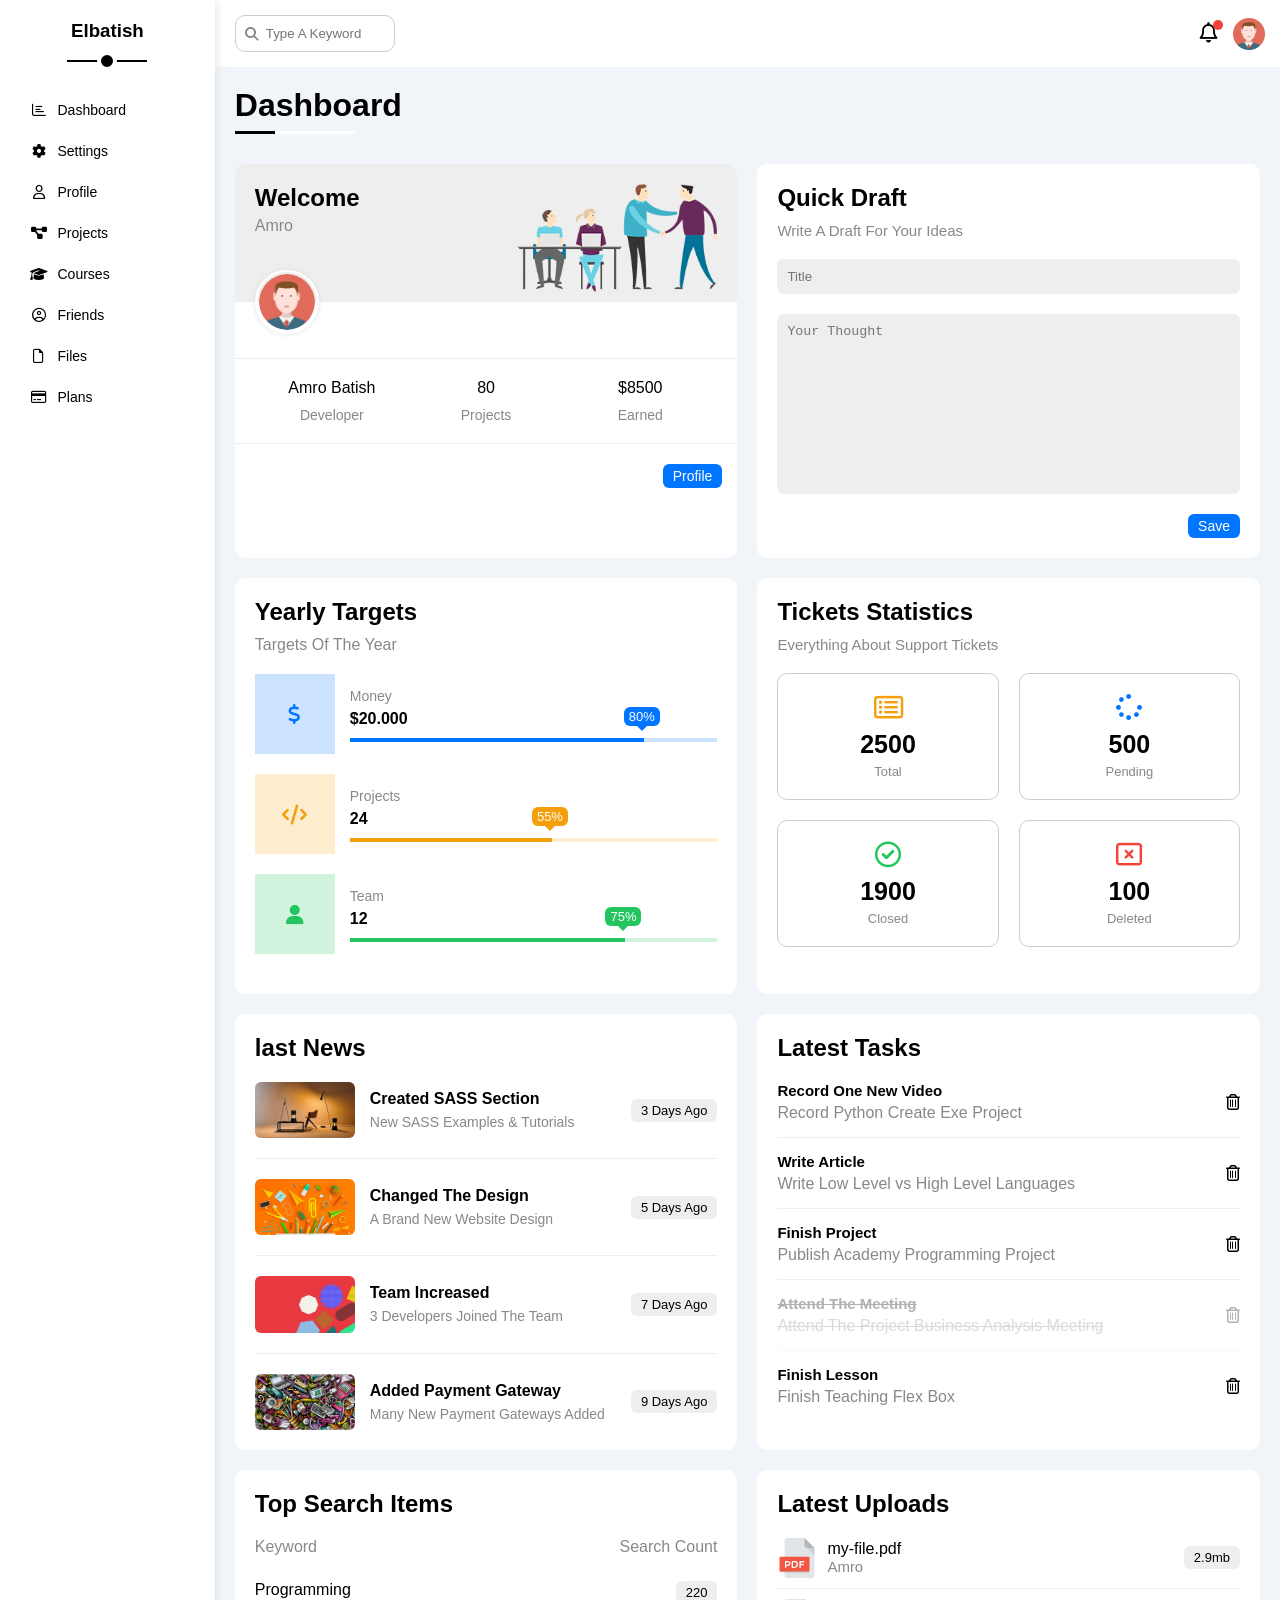
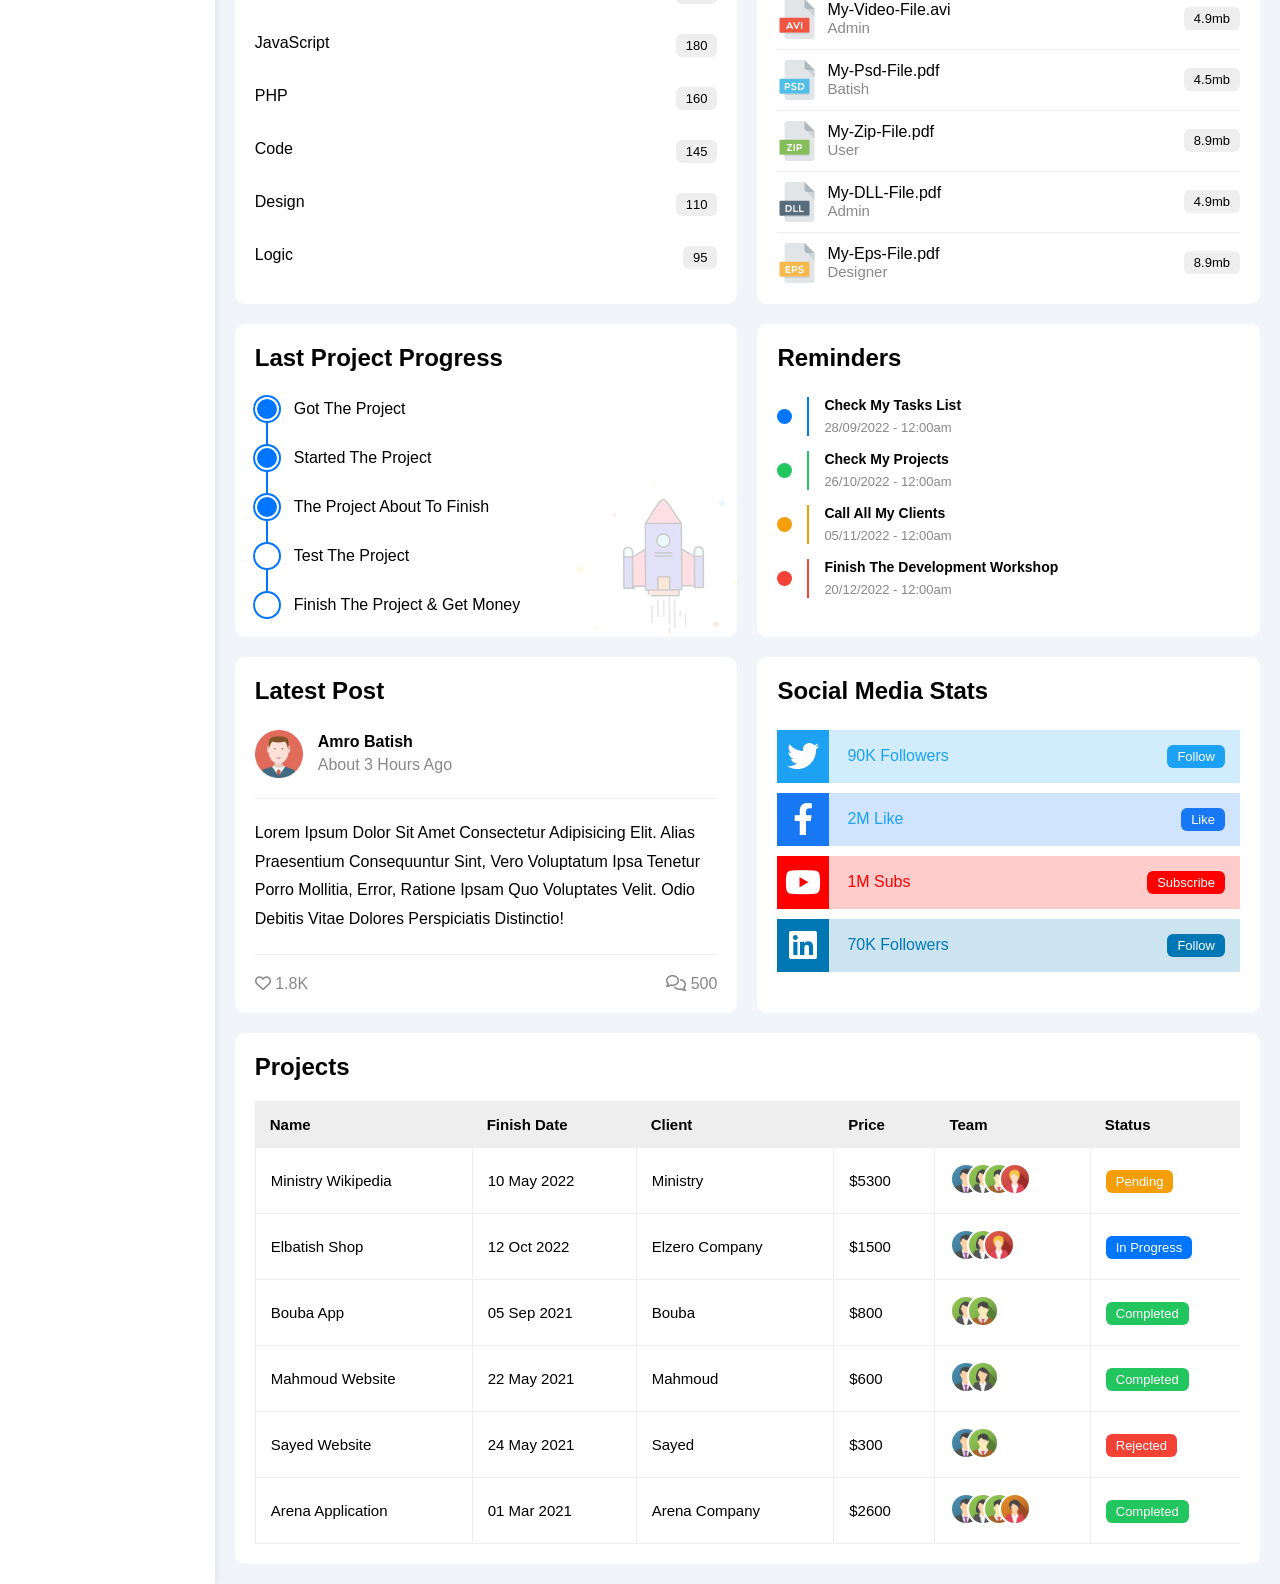
<file: index.html>
<!DOCTYPE html>
<html lang="en">
<head>
    <meta charset="UTF-8">
    <meta http-equiv="X-UA-Compatible" content="IE=edge">
    <meta name="viewport" content="width=device-width, initial-scale=1.0">
    <title>Dashboard</title>
    <!-- رابط Font Awesome من CDN -->
    <link rel="stylesheet" href="https://cdnjs.cloudflare.com/ajax/libs/font-awesome/6.0.0-beta3/css/all.min.css">
    <link rel="stylesheet" href="CSS/all.min.css">
    <link rel="stylesheet" href="CSS/framework.css">
    <link rel="stylesheet" href="CSS/master.css">
        <!-- Font Awesome -->
             
        
        <!-- google fonts -->
        <link rel="preconnect" href="https://fonts.googleapis.com">
    <link rel="preconnect" href="https://fonts.gstatic.com" crossorigin>
    <link href="https://fonts.googleapis.com/css2?family=Cairo:wght@200..1000&display=swap" rel="stylesheet">
</head>
<body>
  <div class="page d-flex">
    <div class="sidebar bg-white p-20 p-relative">
      <h3 class="p-relative txt-c mt-0">Elbatish</h3>
      <ul>
        <li>
          <a class="active d-flex align-center fs-14 c-black rad-6 p-10" href="index.html">
            <i class="fa-regular fa-chart-bar fa-fw"></i>
            <span>Dashboard</span>
          </a>
        </li>
        <li>
          <a class="d-flex align-center fs-14 c-black rad-6 p-10" href="settings.html">
            <i class="fa-solid fa-gear fa-fw"></i>
            <span>Settings</span>
          </a>
        </li>
        <li>
          <a class="d-flex align-center fs-14 c-black rad-6 p-10" href="profile.html">
            <i class="fa-regular fa-user fa-fw"></i>
            <span>Profile</span>
          </a>
        </li>
        <li>
          <a class="d-flex align-center fs-14 c-black rad-6 p-10" href="projects.html">
            <i class="fa-solid fa-diagram-project fa-fw"></i>
            <span>Projects</span>
          </a>
        </li>
        <li>
          <a class="d-flex align-center fs-14 c-black rad-6 p-10" href="courses.html">
            <i class="fa-solid fa-graduation-cap fa-fw"></i>
            <span>Courses</span>
          </a>
        </li>
        <li>
          <a class="d-flex align-center fs-14 c-black rad-6 p-10" href="friends.html">
            <i class="fa-regular fa-circle-user fa-fw"></i>
            <span>Friends</span>
          </a>
        </li>
        <li>
          <a class="d-flex align-center fs-14 c-black rad-6 p-10" href="files.html">
            <i class="fa-regular fa-file fa-fw"></i>
            <span>Files</span>
          </a>
        </li>
        <li>
          <a class="d-flex align-center fs-14 c-black rad-6 p-10" href="plans.html">
            <i class="fa-regular fa-credit-card fa-fw"></i>
            <span>Plans</span>
          </a>
        </li>
      </ul>
    </div>
    <div class="content w-full">
      <!-- Start Head -->
      <div class="head bg-white p-15 between-flex">
        <div class="search p-relative">
          <input class="p-10" type="search" placeholder="Type A Keyword" />
        </div>
        <div class="icons d-flex align-center">
          <span class="notification p-relative">
            <i class="fa-regular fa-bell fa-lg"></i>
          </span>
          <img src="imgs/avatar.png" alt="" />
        </div>
      </div>
      <!-- End Head -->
      <h1 class="p-relative">Dashboard</h1>
      <div class="wrapper d-grid gap-20">
        <!-- Start Welcome Widget -->
        <div class="welcome bg-white rad-10 txt-c-mobile block-mobile">
          <div class="intro p-20 d-flex space-between bg-eee">
            <div>
              <h2 class="m-0">Welcome</h2>
              <p class="c-grey mt-5">Amro</p>
            </div>
            <img class="hide-mobile" src="imgs/welcome.png" alt="" />
          </div>
          <img src="imgs/avatar.png" alt="" class="avatar" />
          <div class="body txt-c d-flex p-20 mt-20 mb-20 block-mobile">
            <div>Amro Batish <span class="d-block c-grey fs-14 mt-10">Developer</span></div>
            <div>80 <span class="d-block c-grey fs-14 mt-10">Projects</span></div>
            <div>$8500 <span class="d-block c-grey fs-14 mt-10">Earned</span></div>
          </div>
          <a href="profile.html" class="visit d-block fs-14 bg-blue c-white w-fit btn-shape">Profile</a>
        </div>
        <!-- End Welcome Widget -->
        <!-- Start Quick Draft Widget -->
        <div class="quick-draft p-20 bg-white rad-10">
          <h2 class="mt-0 mb-10">Quick Draft</h2>
          <p class="mt-0 mb-20 c-grey fs-15">Write A Draft For Your Ideas</p>
          <form>
            <input class="d-block mb-20 w-full p-10 b-none bg-eee rad-6" type="text" placeholder="Title" />
            <textarea class="d-block mb-20 w-full p-10 b-none bg-eee rad-6" placeholder="Your Thought"></textarea>
            <input class="save d-block fs-14 bg-blue c-white b-none w-fit btn-shape" type="submit" value="Save" />
          </form>
        </div>
               <!-- enf Quick Draft width  -->
                <!-- Strat Target  -->
                 <div class="target p-20 bg-white rad-10">
                  <h2 class="mt-0 mb-10">Yearly Targets</h2>
                  <p class="mt-0 mb-20 c-grey fa-15">Targets Of The Year</p>
                  <div class="target-row mb-20 blue center-flex">
                    <div class="icon center-flex">
                      <i class="fa-solid fa-dollar-sign fa-lg c-blue"></i>
                    </div>
                    <div class="details">
                      <span class="fs-14 c-grey">Money</span>
                      <span class="d-block mt-5 mb-10 fw-bold">$20.000</span>
                      <div class="progress p-relative">
                        <span class="bg-blue blue" style="width: 80%">
                          <span class="bg-blue">80%</span>
                        </span>
                      </div>
                    </div>
                  </div>
                  <div class="target-row mb-20 center-flex orange">
                    <div class="icon center-flex">
                      <i class="fa-solid fa-code fa-lg c-orange"></i>
                    </div>
                    <div class="details">
                      <span class="fs-14 c-grey">Projects</span>
                      <span class="d-block mt-5 mb-10 fw-bold">24</span>
                      <div class="progress p-relative">
                        <span class="bg-orange orange" style="width: 55%">
                          <span class="bg-orange">55%</span>
                        </span>
                      </div>
                    </div>
                  </div>
                  <div class="target-row mb-20 center-flex green">
                    <div class="icon center-flex">
                      <i class="fa-solid fa-user fa-lg c-green"></i>
                    </div>
                    <div class="details">
                      <span class="fs-14 c-grey">Team</span>
                      <span class="d-block mt-5 mb-10 fw-bold">12</span>
                      <div class="progress p-relative">
                        <span class="bg-green green" style="width: 75%">
                          <span class="bg-green">75%</span>
                        </span>
                      </div>
                    </div>
                  </div>
                 </div>
                <!-- end Target  -->
                 <!-- Start Ticket Widget  -->
                  <div class="tickets p-20 bg-white rad-10">
                    <h2 class="mt-0 mb-10">Tickets Statistics</h2>
                    <p class="mt-0 mb-20 c-grey fs-15">Everything About Support Tickets</p>
                    <div class="d-flex txt-c gap-20 f-wrap">
                      <div class="box p-20 rad-10 fs-13 c-grey">
                        <i class="fa-regular fa-rectangle-list fa-2x mb-10 c-orange"></i>
                        <span class="d-block c-black fw-bold fs-25 mb-5">2500</span>
                        Total
                      </div>
                      <div class="box p-20 rad-10 fs-13 c-grey">
                        <i class="fa-solid fa-spinner fa-2x mb-10 c-blue"></i>
                        <span class="d-block c-black fw-bold fs-25 mb-5">500</span>
                        Pending
                      </div>
                      <div class="box p-20 rad-10 fs-13 c-grey">
                        <i class="fa-regular fa-circle-check fa-2x mb-10 c-green"></i>
                        <span class="d-block c-black fw-bold fs-25 mb-5">1900</span>
                        Closed
                      </div>
                      <div class="box p-20 rad-10 fs-13 c-grey">
                        <i class="fa-regular fa-rectangle-xmark fa-2x mb-10 c-red"></i>
                        <span class="d-block c-black fw-bold fs-25 mb-5">100</span>
                        Deleted
                      </div>

                    </div>
                  </div>
                 <!-- END Ticket Widget  -->
                  <!-- Start Latest News  -->
                   <div class="latest-news p-20 bg-white rad-10 txt-c-mobile">
                    <h2 class="mt-0 mb-20">last News</h2>
                    <div class="news-row d-flex align-center">
                      <img src="imgs/news-01.png" alt="" />
                      <div class="info">
                        <h3>Created SASS Section</h3>
                        <p class="m-0 fs-14 c-grey">New SASS Examples & Tutorials</p>
                      </div>
                      <div class="btn-shape bg-eee fs-13 label">3 Days Ago</div>
                    </div>
                    <div class="news-row d-flex align-center">
                      <img src="imgs/news-02.png" alt="" />
                      <div class="info">
                        <h3>Changed The Design</h3>
                        <p class="m-0 fs-14 c-grey">A Brand New Website Design</p>
                      </div>
                      <div class="btn-shape bg-eee fs-13 label">5 Days Ago</div>
                    </div>
                    <div class="news-row d-flex align-center">
                      <img src="imgs/news-03.png" alt="" />
                      <div class="info">
                        <h3>Team Increased</h3>
                        <p class="m-0 fs-14 c-grey">3 Developers Joined The Team</p>
                      </div>
                      <div class="btn-shape bg-eee fs-13 label">7 Days Ago</div>
                    </div>
                    <div class="news-row d-flex align-center">
                      <img src="imgs/news-04.png" alt="" />
                      <div class="info">
                        <h3>Added Payment Gateway</h3>
                        <p class="m-0 fs-14 c-grey">Many New Payment Gateways Added</p>
                      </div>
                      <div class="btn-shape bg-eee fs-13 label">9 Days Ago</div>
                    </div>
                   </div>
                  <!-- End Latest News  -->
                   <!-- Start Tasks  -->
                    <div class="tasks p-20 bg-white rad-10">
                      <h2 class="mt-0 mb-20">Latest Tasks</h2>
                      <div class="task-row between-flex">
                        <div class="info">
                          <h3 class="mt-0 mb-5 fs-15">Record One New Video</h3>
                          <p class="m-0 c-grey">Record Python Create Exe Project</p>
                        </div>
                        <i class="fa-regular fa-trash-can delete"></i>
                      </div>
                      <div class="task-row between-flex">
                        <div class="info">
                          <h3 class="mt-0 mb-5 fs-15">Write Article</h3>
                          <p class="m-0 c-grey">Write Low Level vs High Level Languages</p>
                        </div>
                        <i class="fa-regular fa-trash-can delete"></i>
                      </div>
                      <div class="task-row between-flex">
                        <div class="info">
                          <h3 class="mt-0 mb-5 fs-15">Finish Project</h3>
                          <p class="m-0 c-grey">Publish Academy Programming Project</p>
                        </div>
                        <i class="fa-regular fa-trash-can delete"></i>
                      </div>
                      <div class="task-row between-flex done">
                        <div class="info">
                          <h3 class="mt-0 mb-5 fs-15">Attend The Meeting</h3>
                          <p class="m-0 c-grey">Attend The Project Business Analysis Meeting</p>
                        </div>
                        <i class="fa-regular fa-trash-can delete"></i>
                      </div>
                      <div class="task-row between-flex">
                        <div class="info">
                          <h3 class="mt-0 mb-5 fs-15">Finish Lesson</h3>
                          <p class="m-0 c-grey">Finish Teaching Flex Box</p>
                        </div>
                        <i class="fa-regular fa-trash-can delete"></i>
                      </div>
                    </div>
                  <!-- End Tasks  -->
                   <!-- Start Top Search Word Width  -->
                   <div class="search-items p-20 bg-white rad-10">
                    <h2 class="mt-0 mb-20">Top Search Items</h2>
                    <div class="items-head d-flex space-between c-grey mb-10">
                      <div>Keyword</div>
                      <div>Search Count</div>
                    </div>
                    <div class="items d-flex space-between pt-15 pb-15">
                      <span>Programming</span>
                      <span class="bg-eee fs-13 btn-shape">220</span>
                    </div>
                    <div class="items d-flex space-between pt-15 pb-15">
                      <span>JavaScript</span>
                      <span class="bg-eee btn-shape fs-13">180</span>
                    </div>
                    <div class="items d-flex space-between pt-15 pb-15">
                      <span>PHP</span>
                      <span class="bg-eee btn-shape fs-13">160</span>
                    </div>
                    <div class="items d-flex space-between pt-15 pb-15">
                      <span>Code</span>
                      <span class="bg-eee btn-shape fs-13">145</span>
                    </div>
                    <div class="items d-flex space-between pt-15 pb-15">
                      <span>Design</span>
                      <span class="bg-eee btn-shape fs-13">110</span>
                    </div>
                    <div class="items d-flex space-between pt-15 pb-15">
                      <span>Logic</span>
                      <span class="bg-eee btn-shape fs-13">95</span>
                    </div>
                  </div>
                   <!-- End Top Search Word Width  -->
                    <!-- Start Latest Uploads  -->
                    <div class="latest-uploads p-20 bg-white rad-10">
                      <h2 class="mt-0 mb-20">Latest Uploads</h2>
                      <ul class="m-0">
                        <li class="between-flex pb-10 mb-10">
                          <div class="d-flex align-center">
                            <img class="mr-10" src="imgs/pdf.svg" alt="" />
                            <div>
                              <span class="d-block">my-file.pdf</span>
                              <span class="fs-15 c-grey">Amro</span>
                            </div>
                          </div>
                          <div class="bg-eee btn-shape fs-13">2.9mb</div>
                        </li>
                        <li class="between-flex pb-10 mb-10">
                          <div class="d-flex align-center">
                            <img class="mr-10" src="imgs/avi.svg" alt="" />
                            <div>
                              <span class="d-block">My-Video-File.avi</span>
                              <span class="fs-15 c-grey">Admin</span>
                            </div>
                          </div>
                          <div class="bg-eee btn-shape fs-13">4.9mb</div>
                        </li>
                        <li class="between-flex pb-10 mb-10">
                          <div class="d-flex align-center">
                            <img class="mr-10" src="imgs/psd.svg" alt="" />
                            <div>
                              <span class="d-block">My-Psd-File.pdf</span>
                              <span class="fs-15 c-grey">Batish</span>
                            </div>
                          </div>
                          <div class="bg-eee btn-shape fs-13">4.5mb</div>
                        </li>
                        <li class="between-flex pb-10 mb-10">
                          <div class="d-flex align-center">
                            <img class="mr-10" src="imgs/zip.svg" alt="" />
                            <div>
                              <span class="d-block">My-Zip-File.pdf</span>
                              <span class="fs-15 c-grey">User</span>
                            </div>
                          </div>
                          <div class="bg-eee btn-shape fs-13">8.9mb</div>
                        </li>
                        <li class="between-flex pb-10 mb-10">
                          <div class="d-flex align-center">
                            <img class="mr-10" src="imgs/dll.svg" alt="" />
                            <div>
                              <span class="d-block">My-DLL-File.pdf</span>
                              <span class="fs-15 c-grey">Admin</span>
                            </div>
                          </div>
                          <div class="bg-eee btn-shape fs-13">4.9mb</div>
                        </li>
                        <li class="between-flex">
                          <div class="d-flex align-center">
                            <img class="mr-10" src="imgs/eps.svg" alt="" />
                            <div>
                              <span class="d-block">My-Eps-File.pdf</span>
                              <span class="fs-15 c-grey">Designer</span>
                            </div>
                          </div>
                          <div class="bg-eee btn-shape fs-13">8.9mb</div>
                        </li>
                      </ul>
                    </div>
                     <!-- End Latest Uploads  -->
                      <!-- Start Last Project Progress  -->
                      <div class="last-project p-20 bg-white rad-10 p-relative">
                        <h2 class="mt-0 mb-20">Last Project Progress</h2>
                        <ul class="m-0 p-relative">
                          <li class="mt-25 d-flex align-center done">Got The Project</li>
                          <li class="mt-25 d-flex align-center done">Started The Project</li>
                          <li class="mt-25 d-flex align-center done">The Project About To Finish</li>
                          <li class="mt-25 d-flex align-center current">Test The Project</li>
                          <li class="mt-25 d-flex align-center">Finish The Project & Get Money</li>
                        </ul>
                        <img class="launch-icon hide-mobile" src="imgs/project.png" alt="" />
                      </div>
                      <!-- End Last Project Progress  -->
                      <!-- Start Reminers Widget  -->
                      <div class="reminders p-20 bg-white rad-10 p-relative">
                        <h2 class="mt-0 mb-25">Reminders</h2>
                        <ul class="m-0">
                          <li class="d-flex align-center mt-15">
                            <span class="key bg-blue mr-15 d-block rad-half"></span>
                            <div class="pl-15 blue">
                              <p class="fs-14 fw-bold mt-0 mb-5">Check My Tasks List</p>
                              <span class="fs-13 c-grey">28/09/2022 - 12:00am</span>
                            </div>
                          </li>
                          <li class="d-flex align-center mt-15">
                            <span class="key bg-green mr-15 d-block rad-half"></span>
                            <div class="pl-15 green">
                              <p class="fs-14 fw-bold mt-0 mb-5">Check My Projects</p>
                              <span class="fs-13 c-grey">26/10/2022 - 12:00am</span>
                            </div>
                          </li>
                          <li class="d-flex align-center mt-15">
                            <span class="key bg-orange mr-15 d-block rad-half"></span>
                            <div class="pl-15 orange">
                              <p class="fs-14 fw-bold mt-0 mb-5">Call All My Clients</p>
                              <span class="fs-13 c-grey">05/11/2022 - 12:00am</span>
                            </div>
                          </li>
                          <li class="d-flex align-center mt-15">
                            <span class="key bg-red mr-15 d-block rad-half"></span>
                            <div class="pl-15 red">
                              <p class="fs-14 fw-bold mt-0 mb-5">Finish The Development Workshop</p>
                              <span class="fs-13 c-grey">20/12/2022 - 12:00am</span>
                            </div>
                          </li>
                        </ul>
                      </div>
                       <!-- End Reminers Widget  -->
                        <!-- Start Latest Post  -->
                         <div class="latest-post p-20 bg-white rad-10 p-relative">
                            <h2 class="mt-0 mb-25">Latest Post</h2>
                            <div class="top d-flex align-center">
                              <img class="avatar mr-15" src="imgs/avatar.png" alt="">
                              <div class="info">
                                <span class="d-block mb-5 fw-bold">Amro Batish</span>
                                <span class="c-grey">About 3 Hours Ago</span>
                              </div>
                            </div>
                            <div class="post-content txt-c-mobile pt-20 pb-20 mt-20 mb-20">
                                Lorem ipsum dolor sit amet consectetur adipisicing elit. Alias praesentium consequuntur sint, vero voluptatum ipsa tenetur porro mollitia, error, ratione ipsam quo voluptates velit. Odio debitis vitae dolores perspiciatis distinctio!
                            </div>
                            <div class="post-stats between-flex c-grey">
                                <div>
                                  <i class="fa-regular fa-heart"></i>
                                  <span>1.8K</span>
                                </div>
                                <div>
                                  <i class="fa-regular fa-comments"></i>
                                  <span>500</span>
                                </div>
                              </div>     
                         </div>
                         <!-- End Latest Post  -->
                          <!-- Start social Media Stats  -->
                          <div class="social-media p-20 bg-white rad-10 p-relative">
                            <h2 class="mt-0 mb-25">Social Media Stats</h2>
                            <div class="box twitter p-15 p-relative mb-10 between-flex">
                              <i class="fa-brands fa-twitter fa-2x c-white h-full center-flex"></i>
                              <span>90K Followers</span>
                              <a class="fs-13 c-white btn-shape" href="#">Follow</a>
                            </div>
                            <div class="box facebook p-15 p-relative mb-10 between-flex">
                              <i class="fa-brands fa-facebook-f fa-2x c-white h-full center-flex"></i>
                              <span>2M Like</span>
                              <a class="fs-13 c-white btn-shape" href="#">Like</a>
                            </div>
                            <div class="box youtube p-15 p-relative mb-10 between-flex">
                              <i class="fa-brands fa-youtube fa-2x c-white h-full center-flex"></i>
                              <span>1M Subs</span>
                              <a class="fs-13 c-white btn-shape" href="#">Subscribe</a>
                            </div>
                            <div class="box linkedin p-15 p-relative mb-10 between-flex">
                              <i class="fa-brands fa-linkedin fa-2x c-white h-full center-flex"></i>
                              <span>70K Followers</span>
                              <a class="fs-13 c-white btn-shape" href="#">Follow</a>
                            </div>
                          </div>
                          <!-- End social Media Stats  -->
            </div>
            <!-- start projects Table  -->
             <div class="projects p-20 bg-white rad-10 m-20">
              <h2 class="mt-0 mb-20">Projects</h2>
              <div class="responsive-table">
                <table class="fs-15 w-full">
                  <thead>
                    <tr>
                      <td>Name</td>
                      <td>Finish Date</td>
                      <td>Client</td>
                      <td>Price</td>
                      <td>Team</td>
                      <td>Status</td>
                    </tr>
                  </thead>
                  <tbody>
                    <tr>
                      <td>Ministry Wikipedia</td>
                      <td>10 May 2022</td>
                      <td>Ministry</td>
                      <td>$5300</td>
                      <td>
                        <img src="imgs/team-01.png" alt="" />
                        <img src="imgs/team-02.png" alt="" />
                        <img src="imgs/team-03.png" alt="" />
                        <img src="imgs/team-05.png" alt="" />
                      </td>
                      <td>
                        <span class="label btn-shape bg-orange c-white">Pending</span>
                      </td>
                    </tr>
                    <tr>
                      <td>Elbatish Shop</td>
                      <td>12 Oct 2022</td>
                      <td>Elzero Company</td>
                      <td>$1500</td>
                      <td>
                        <img src="imgs/team-01.png" alt="" />
                        <img src="imgs/team-02.png" alt="" />
                        <img src="imgs/team-05.png" alt="" />
                      </td>
                      <td><span class="label btn-shape bg-blue c-white">In Progress</span></td>
                    </tr>
                    <tr>
                      <td>Bouba App</td>
                      <td>05 Sep 2021</td>
                      <td>Bouba</td>
                      <td>$800</td>
                      <td>
                        <img src="imgs/team-02.png" alt="" />
                        <img src="imgs/team-03.png" alt="" />
                      </td>
                      <td><span class="label btn-shape bg-green c-white">Completed</span></td>
                    </tr>
                    <tr>
                      <td>Mahmoud Website</td>
                      <td>22 May 2021</td>
                      <td>Mahmoud</td>
                      <td>$600</td>
                      <td>
                        <img src="imgs/team-01.png" alt="" />
                        <img src="imgs/team-02.png" alt="" />
                      </td>
                      <td><span class="label btn-shape bg-green c-white">Completed</span></td>
                    </tr>
                    <tr>
                      <td>Sayed Website</td>
                      <td>24 May 2021</td>
                      <td>Sayed</td>
                      <td>$300</td>
                      <td>
                        <img src="imgs/team-01.png" alt="" />
                        <img src="imgs/team-03.png" alt="" />
                      </td>
                      <td><span class="label btn-shape bg-red c-white">Rejected</span></td>
                    </tr>
                    <tr>
                      <td>Arena Application</td>
                      <td>01 Mar 2021</td>
                      <td>Arena Company</td>
                      <td>$2600</td>
                      <td>
                        <img src="imgs/team-01.png" alt="" />
                        <img src="imgs/team-02.png" alt="" />
                        <img src="imgs/team-03.png" alt="" />
                        <img src="imgs/team-04.png" alt="" />
                      </td>
                      <td><span class="label btn-shape bg-green c-white">Completed</span></td>
                    </tr>
                  </tbody>
                </table>
              </div>
             </div>
            <!-- End projects Table  -->
        </div>
    </div>
</body>
</html>
</file>
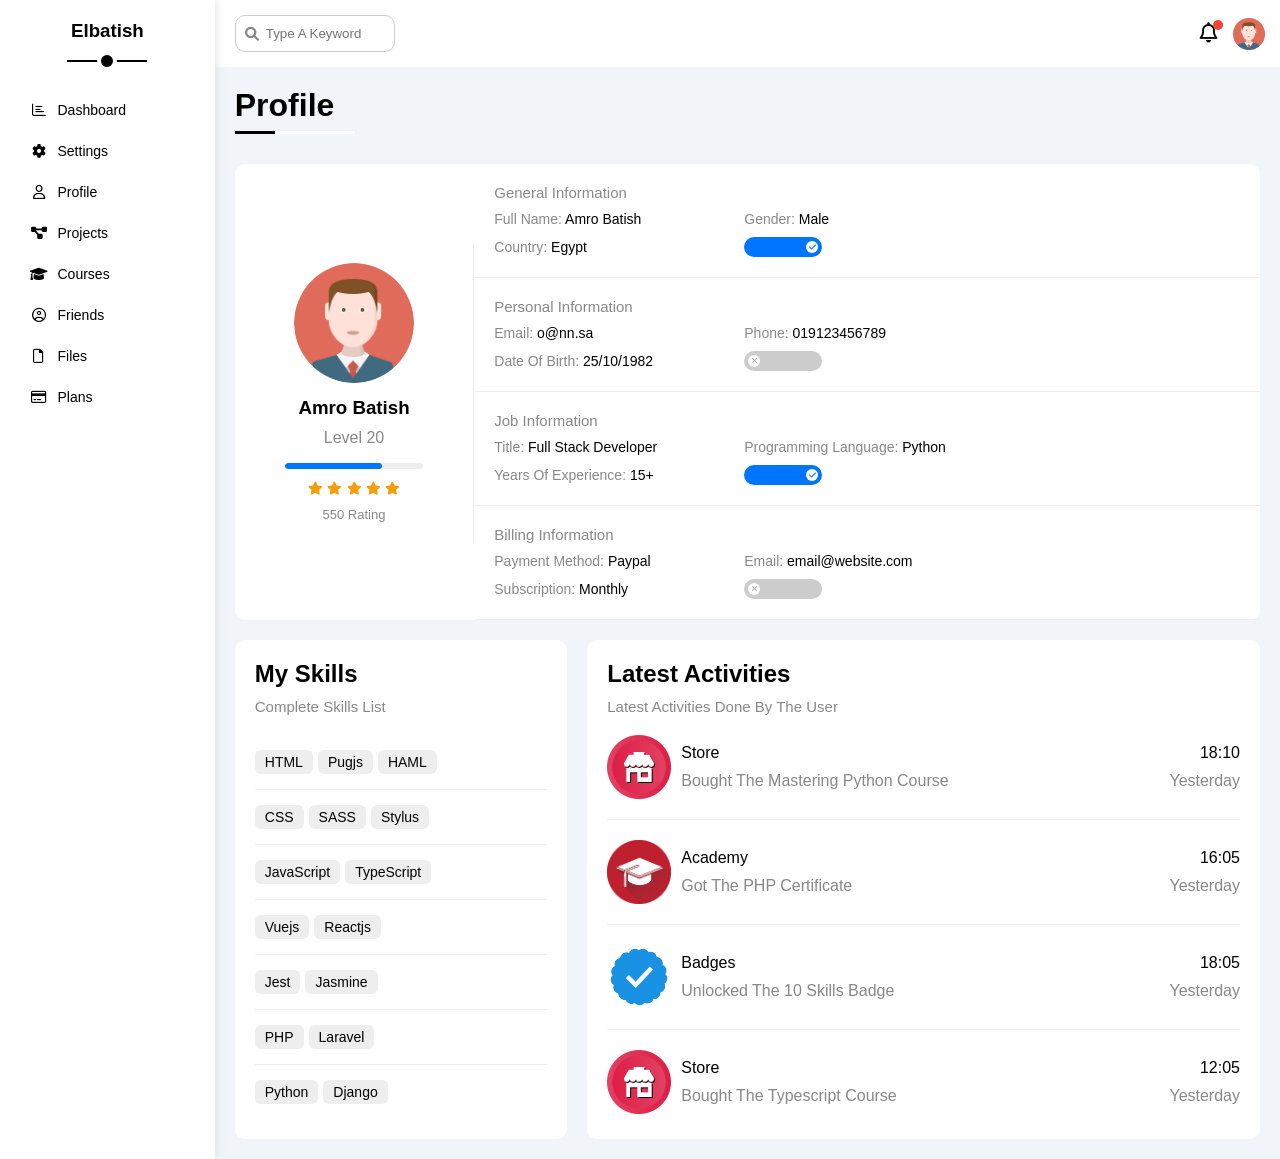
<file: profile.html>
<!DOCTYPE html>
<html lang="en">
<head>
    <meta charset="UTF-8">
    <meta http-equiv="X-UA-Compatible" content="IE=edge">
    <meta name="viewport" content="width=device-width, initial-scale=1.0">
    <title>Profile</title>
    <!-- رابط Font Awesome من CDN -->
    <link rel="stylesheet" href="CSS/all.min.css">
    <link rel="stylesheet" href="CSS/framework.css">
    <link rel="stylesheet" href="CSS/master.css">
    <link rel="stylesheet" href="https://cdnjs.cloudflare.com/ajax/libs/font-awesome/6.0.0-beta3/css/all.min.css">

        <!-- Font Awesome -->
             
        
        <!-- google fonts -->
        <link rel="preconnect" href="https://fonts.googleapis.com">
    <link rel="preconnect" href="https://fonts.gstatic.com" crossorigin>
    <link href="https://fonts.googleapis.com/css2?family=Open+Sans:wght@300;500&display=swap" rel="stylesheet" />
</head>
<body>
  <div class="page d-flex">
    <div class="sidebar bg-white p-20 p-relative">
      <h3 class="p-relative txt-c mt-0">Elbatish</h3>
      <ul>
        <li>
          <a class=" d-flex align-center fs-14 c-black rad-6 p-10" href="index.html">
            <i class="fa-regular fa-chart-bar fa-fw"></i>
            <span>Dashboard</span>
          </a>
        </li>
        <li>
          <a class=" d-flex align-center fs-14 c-black rad-6 p-10" href="settings.html">
            <i class="fa-solid fa-gear fa-fw"></i>
            <span>Settings</span>
          </a>
        </li>
        <li>
          <a class="active d-flex align-center fs-14 c-black rad-6 p-10" href="profile.html">
            <i class="fa-regular fa-user fa-fw"></i>
            <span>Profile</span>
          </a>
        </li>
        <li>
          <a class="d-flex align-center fs-14 c-black rad-6 p-10" href="projects.html">
            <i class="fa-solid fa-diagram-project fa-fw"></i>
            <span>Projects</span>
          </a>
        </li>
        <li>
          <a class="d-flex align-center fs-14 c-black rad-6 p-10" href="courses.html">
            <i class="fa-solid fa-graduation-cap fa-fw"></i>
            <span>Courses</span>
          </a>
        </li>
        <li>
          <a class="d-flex align-center fs-14 c-black rad-6 p-10" href="friends.html">
            <i class="fa-regular fa-circle-user fa-fw"></i>
            <span>Friends</span>
          </a>
        </li>
        <li>
          <a class="d-flex align-center fs-14 c-black rad-6 p-10" href="files.html">
            <i class="fa-regular fa-file fa-fw"></i>
            <span>Files</span>
          </a>
        </li>
        <li>
          <a class="d-flex align-center fs-14 c-black rad-6 p-10" href="plans.html">
            <i class="fa-regular fa-credit-card fa-fw"></i>
            <span>Plans</span>
          </a>
        </li>
      </ul>
    </div>
    <div class="content w-full">
      <!-- Start Head -->
      <div class="head bg-white p-15 between-flex">
        <div class="search p-relative">
          <input class="p-10" type="search" placeholder="Type A Keyword" />
        </div>
        <div class="icons d-flex align-center">
          <span class="notification p-relative">
            <i class="fa-regular fa-bell fa-lg"></i>
          </span>
          <img src="imgs/avatar.png" alt="" />
        </div>
      </div>
      <!-- End Head -->
      <h1 class="p-relative">Profile</h1>
      <div class="profile-page m-20">
        <!-- start overview  -->
        <div class="overview bg-white rad-10 d-flex align-center">
            <div class="avatar-box txt-c p-20">
                <img class="rad-half mb-10" src="imgs/avatar.png" alt="" />
                <h3 class="m-0">Amro Batish</h3>
                <p class="c-grey mt-10">Level 20</p>
                <div class="level rad-6 bg-eee p-relative">
                  <span style="width: 70%"></span>
                </div>
                <div class="rating mt-10 mb-10">
                  <i class="fa-solid fa-star c-orange fs-13"></i>
                  <i class="fa-solid fa-star c-orange fs-13"></i>
                  <i class="fa-solid fa-star c-orange fs-13"></i>
                  <i class="fa-solid fa-star c-orange fs-13"></i>
                  <i class="fa-solid fa-star c-orange fs-13"></i>
                </div>
                <p class="c-grey m-0 fs-13">550 Rating</p>
              </div>
              <div class="info-box w-full txt-c-mobile">
                <!-- Start Information Row -->
                <div class="box p-20 d-flex align-center">
                  <h4 class="c-grey fs-15 m-0 w-full">General Information</h4>
                  <div class="fs-14">
                    <span class="c-grey">Full Name:</span>
                    <span>Amro Batish</span>
                  </div>
                  <div class="fs-14">
                    <span class="c-grey">Gender:</span>
                    <span>Male</span>
                  </div>
                  <div class="fs-14">
                    <span class="c-grey">Country:</span>
                    <span>Egypt</span>
                  </div>
                  <div class="parent-container fs-14">
                    <label>
                      <input class="toggle-checkbox" type="checkbox" checked />
                      <div class="toggle-switch"></div>
                    </label>
                  </div>
                </div>
                <!-- End Information Row -->
                <!-- Start Information Row -->
                <div class="box p-20 d-flex align-center">
                  <h4 class="c-grey w-full fs-15 m-0">Personal Information</h4>
                  <div class="fs-14">
                    <span class="c-grey">Email:</span>
                    <span>o@nn.sa</span>
                  </div>
                  <div class="fs-14">
                    <span class="c-grey">Phone:</span>
                    <span>019123456789</span>
                  </div>
                  <div class="fs-14">
                    <span class="c-grey">Date Of Birth:</span>
                    <span>25/10/1982</span>
                  </div>
                  <div class="parent-container fs-14">
                    <label>
                      <input class="toggle-checkbox" type="checkbox" />
                      <div class="toggle-switch"></div>
                    </label>
                  </div>
                </div>
                <!-- End Information Row -->
                <!-- Start Information Row -->
                <div class="box p-20 d-flex align-center">
                  <h4 class="c-grey w-full fs-15 m-0">Job Information</h4>
                  <div class="fs-14">
                    <span class="c-grey">Title:</span>
                    <span>Full Stack Developer</span>
                  </div>
                  <div class="fs-14">
                    <span class="c-grey">Programming Language:</span>
                    <span>Python</span>
                  </div>
                  <div class="fs-14">
                    <span class="c-grey">Years Of Experience:</span>
                    <span>15+</span>
                  </div>
                  <div class="parent-container fs-14">
                    <label>
                      <input class="toggle-checkbox" type="checkbox" checked />
                      <div class="toggle-switch"></div>
                    </label>
                  </div>
                </div>
                <!-- End Information Row -->
                <!-- Start Information Row -->
                <div class="box p-20 d-flex align-center">
                  <h4 class="c-grey w-full fs-15 m-0">Billing Information</h4>
                  <div class="fs-14">
                    <span class="c-grey">Payment Method:</span>
                    <span>Paypal</span>
                  </div>
                  <div class="fs-14">
                    <span class="c-grey">Email:</span>
                    <span>email@website.com</span>
                  </div>
                  <div class="fs-14">
                    <span class="c-grey">Subscription:</span>
                    <span>Monthly</span>
                  </div>
                  <div class="parent-container fs-14">
                    <label>
                      <input class=" toggle-checkbox" type="checkbox" />
                      <div class="toggle-switch"></div>
                    </label>
                  </div>
                </div>
                <!-- End Information Row -->
              </div>
        </div>
        <!-- End overview -->
         <!-- Start Other Data  -->
          <div class="other-data d-flex gap-20">
            <div class="skills-card p-20 bg-white rad-10 mt-20">
              <h2 class="mt-0 mb-10">My Skills</h2>
              <p class="mt-0 mb-20 c-grey fs-15">Complete Skills List</p>
              <ul class="m-0 txt-c-mobile">
                <li><span>HTML</span><span>Pugjs</span><span>HAML</span></li>
                <li><span>CSS</span><span>SASS</span><span>Stylus</span></li>
                <li><span>JavaScript</span><span>TypeScript</span></li>
                <li><span>Vuejs</span><span>Reactjs</span></li>
                <li><span>Jest</span><span>Jasmine</span></li>
                <li><span>PHP</span><span>Laravel</span></li>
                <li><span>Python</span><span>Django</span></li>
              </ul>
            </div>
            <div class="activities p-20 bg-white rad-10 mt-20">
              <h2 class="mt-0 mb-10">Latest Activities</h2>
              <p class="mt-0 mb-20 c-grey fs-15">Latest Activities Done By The User</p>
              <div class="activity d-flex align-center txt-c-mobile">
                <img src="imgs/activity-01.png" alt="">
                <div class="info">
                  <span class="d-block mb-10">Store</span>
                  <span class="c-grey">Bought The Mastering Python Course</span>
                </div>
                <div class="date">
                  <span class="d-block mb-10">18:10</span>
                  <span class="c-grey">Yesterday</span>
                </div>
              </div>
              <div class="activity d-flex align-center txt-c-mobile">
                <img src="imgs/activity-02.png" alt="" />
                <div class="info">
                  <span class="d-block mb-10">Academy</span>
                  <span class="c-grey">Got The PHP Certificate</span>
                </div>
                <div class="date">
                  <span class="d-block mb-10">16:05</span>
                  <span class="c-grey">Yesterday</span>
                </div>
              </div>
              <div class="activity d-flex align-center txt-c-mobile">
                <img src="imgs/activity-03.png" alt="" />
                <div class="info">
                  <span class="d-block mb-10">Badges</span>
                  <span class="c-grey">Unlocked The 10 Skills Badge</span>
                </div>
                <div class="date">
                  <span class="d-block mb-10">18:05</span>
                  <span class="c-grey">Yesterday</span>
                </div>
              </div>
              <div class="activity d-flex align-center txt-c-mobile">
                <img src="imgs/activity-01.png" alt="" />
                <div class="info">
                  <span class="d-block mb-10">Store</span>
                  <span class="c-grey">Bought The Typescript Course</span>
                </div>
                <div class="date">
                  <span class="d-block mb-10">12:05</span>
                  <span class="c-grey">Yesterday</span>
                </div>
              </div>
            </div>
          </div>
          <!-- End Other Data  -->
        
      </div>
        </div>
    </div>
</body>
</html>
</file>
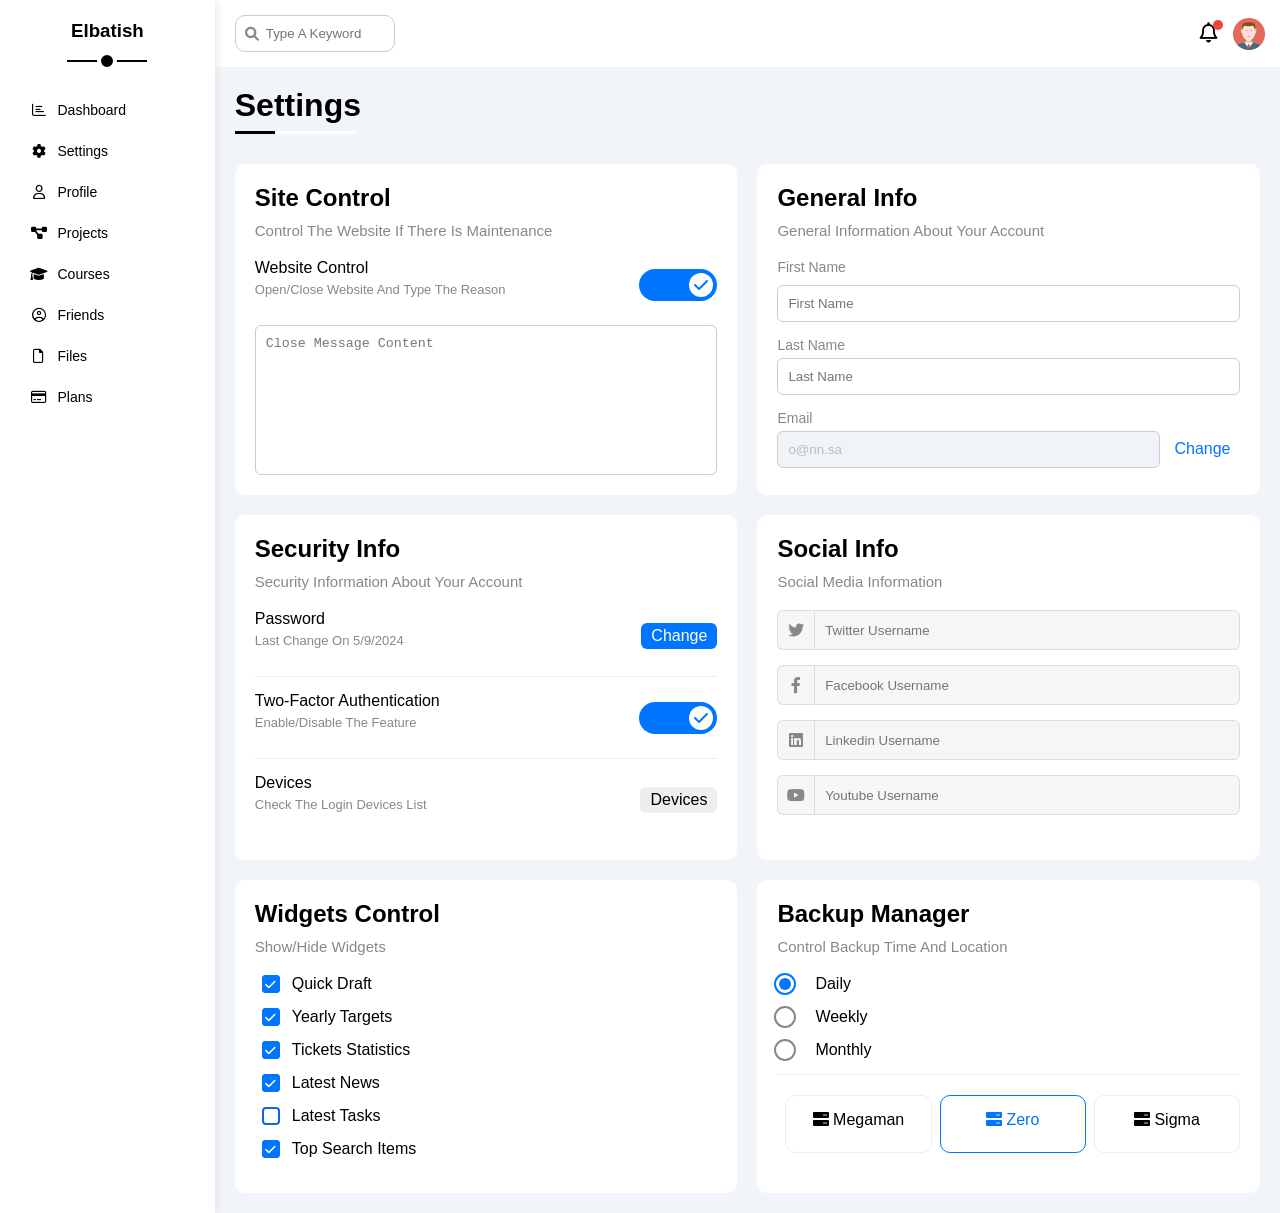
<file: settings.html>
<!DOCTYPE html>
<html lang="en">
<head>
    <meta charset="UTF-8">
    <meta http-equiv="X-UA-Compatible" content="IE=edge">
    <meta name="viewport" content="width=device-width, initial-scale=1.0">
    <title>Settings</title>
    <!-- رابط Font Awesome من CDN -->
    <link rel="stylesheet" href="CSS/all.min.css">
    <link rel="stylesheet" href="CSS/framework.css">
    <link rel="stylesheet" href="CSS/master.css">
    <link rel="stylesheet" href="https://cdnjs.cloudflare.com/ajax/libs/font-awesome/6.0.0-beta3/css/all.min.css">

        <!-- Font Awesome -->
             
        
        <!-- google fonts -->
        <link rel="preconnect" href="https://fonts.googleapis.com">
    <link rel="preconnect" href="https://fonts.gstatic.com" crossorigin>
    <link href="https://fonts.googleapis.com/css2?family=Open+Sans:wght@300;500&display=swap" rel="stylesheet" />
</head>
<body>
  <div class="page d-flex">
    <div class="sidebar bg-white p-20 p-relative">
      <h3 class="p-relative txt-c mt-0">Elbatish</h3>
      <ul>
        <li>
          <a class=" d-flex align-center fs-14 c-black rad-6 p-10" href="index.html">
            <i class="fa-regular fa-chart-bar fa-fw"></i>
            <span>Dashboard</span>
          </a>
        </li>
        <li>
          <a class="active d-flex align-center fs-14 c-black rad-6 p-10" href="settings.html">
            <i class="fa-solid fa-gear fa-fw"></i>
            <span>Settings</span>
          </a>
        </li>
        <li>
          <a class="d-flex align-center fs-14 c-black rad-6 p-10" href="profile.html">
            <i class="fa-regular fa-user fa-fw"></i>
            <span>Profile</span>
          </a>
        </li>
        <li>
          <a class="d-flex align-center fs-14 c-black rad-6 p-10" href="projects.html">
            <i class="fa-solid fa-diagram-project fa-fw"></i>
            <span>Projects</span>
          </a>
        </li>
        <li>
          <a class="d-flex align-center fs-14 c-black rad-6 p-10" href="courses.html">
            <i class="fa-solid fa-graduation-cap fa-fw"></i>
            <span>Courses</span>
          </a>
        </li>
        <li>
          <a class="d-flex align-center fs-14 c-black rad-6 p-10" href="friends.html">
            <i class="fa-regular fa-circle-user fa-fw"></i>
            <span>Friends</span>
          </a>
        </li>
        <li>
          <a class="d-flex align-center fs-14 c-black rad-6 p-10" href="files.html">
            <i class="fa-regular fa-file fa-fw"></i>
            <span>Files</span>
          </a>
        </li>
        <li>
          <a class="d-flex align-center fs-14 c-black rad-6 p-10" href="plans.html">
            <i class="fa-regular fa-credit-card fa-fw"></i>
            <span>Plans</span>
          </a>
        </li>
      </ul>
    </div>
    <div class="content w-full">
      <!-- Start Head -->
      <div class="head bg-white p-15 between-flex">
        <div class="search p-relative">
          <input class="p-10" type="search" placeholder="Type A Keyword" />
        </div>
        <div class="icons d-flex align-center">
          <span class="notification p-relative">
            <i class="fa-regular fa-bell fa-lg"></i>
          </span>
          <img src="imgs/avatar.png" alt="" />
        </div>
      </div>
      <!-- End Head -->
      <h1 class="p-relative">Settings</h1>
      <div class="settings-page m-20 d-grid gap-20">
        <!--  -->
        <!-- Start Settings Box  -->
        <div class="p-20 bg-white rad-10">
          <h2 class="mt-0 mb-10">Site Control</h2>
          <p class="mt-0 mb-20 c-grey fs-15">Control The Website If There Is Maintenance</p>
          <div class="mb-15 between-flex">
            <div>
              <span>Website Control</span>
              <p class="c-grey mt-5 mb-0 fs-13">Open/Close Website And Type The Reason</p>
            </div>
            <div>
              <label>
                <input class="toggle-checkbox" type="checkbox" checked />
                <div class="toggle-switch"></div>
              </label>
            </div>
          </div>
          <textarea class="close-message p-10 rad-6 d-block w-full" placeholder="Close Message Content"></textarea>
        </div>
        <!-- End Settings Box  -->
        <!-- Start Settings Box  -->
        <div class="p-20 bg-white rad-10">
          <h2 class="mt-0 mb-10">General Info</h2>
          <p class="mt-0 mb-20 c-grey fs-15">General Information About Your Account</p>
          <div class="mb-15">
            <label class="fs-14 c-grey d-block mb-10" for="first">First Name</label>
            <input
              class="b-none border-ccc p-10 rad-6 d-block w-full"
              type="text"
              id="first"
              placeholder="First Name"
            />
          </div>
          <div class="mb-15">
            <label class="fs-14 c-grey d-block mb-5" for="last">Last Name</label>
            <input
              class="b-none border-ccc p-10 rad-6 d-block w-full"
              id="last"
              type="text"
              placeholder="Last Name"
            />
          </div>
          <div>
            <label class="fs-14 c-grey d-block mb-5" for="email">Email</label>
            <input
              class="email b-none border-ccc p-10 rad-6 w-full mr-10"
              id="email"
              type="email"
              value="o@nn.sa"
              disabled
            />
            <a class="c-blue" href="#">Change</a>
          </div>
        </div>
        <!-- End Settings Box  -->
                 <!-- Start Settings Box  -->
        <div class="p-20 bg-white rad-10">
          <h2 class="mt-0 mb-10">Security Info</h2>
          <p class="mt-0 mb-20 c-grey fs-15">Security Information About Your Account</p>
          <div class="sec-box mb-15 between-flex">
            <div>
              <span>Password</span>
              <p class="c-grey mt-5 mb-0 fs-13">Last Change On 5/9/2024</p>
            </div>
            <a class="button bg-blue c-white btn-shape" href="#">Change</a>
          </div>
          <div class="sec-box mb-15 between-flex">
            <div>
              <span>Two-Factor Authentication</span>
              <p class="c-grey mt-5 mb-0 fs-13">Enable/Disable The Feature</p>
            </div>
            <label>
              <input class="toggle-checkbox" type="checkbox" checked />
              <div class="toggle-switch"></div>
            </label>          </div>
          <div class="sec-box  between-flex">
            <div>
              <span>Devices</span>
              <p class="c-grey mt-5 mb-0 fs-13">Check The Login Devices List</p>
            </div>
            <a class="bg-eee c-black btn-shape" href="#">Devices</a>
          </div>
        </div>
        <!-- End Settings Box  -->
         <!-- Start Settings Box  -->
          <div class="social-boxes p-20 bg-white rad-10">
            <h2 class="mt-0 mb-10">Social Info</h2>
            <p class="mt-0 mb-20 c-grey fs-15">Social Media Information</p>
            <div class="d-flex align-center mb-15">
              <i class="fa-brands fa-twitter center-flex c-grey"></i>
              <input class="w-full" type="text" placeholder="Twitter Username" />
            </div>
            <div class="d-flex align-center mb-15">
              <i class="fa-brands fa-facebook-f center-flex c-grey"></i>
              <input class="w-full" type="text" placeholder="Facebook Username" />
            </div>
            <div class="d-flex align-center mb-15">
              <i class="fa-brands fa-linkedin center-flex c-grey"></i>
              <input class="w-full" type="text" placeholder="Linkedin Username" />
            </div>
            <div class="d-flex align-center">
              <i class="fa-brands fa-youtube center-flex c-grey"></i>
              <input class="w-full" type="text" placeholder="Youtube Username" />
            </div>
          </div>
        <!-- End Settings Box  -->
         <!-- Start Settings Box  -->
         <div class="widgets-control p-20 bg-white rad-10">
          <h2 class="mt-0 mb-10">Widgets Control</h2>
          <p class="mt-0 mb-20 c-grey fs-15">Show/Hide Widgets</p>
          <div class="control d-flex align-center mb-15">
            <input type="checkbox" id="one" checked />
            <label for="one">Quick Draft</label>
          </div>
          <div class="control d-flex align-center mb-15">
            <input type="checkbox" id="two" checked />
            <label for="two">Yearly Targets</label>
          </div>
          <div class="control d-flex align-center mb-15">
            <input type="checkbox" id="three" checked />
            <label for="three">Tickets Statistics</label>
          </div>
          <div class="control d-flex align-center mb-15">
            <input type="checkbox" id="four" checked />
            <label for="four">Latest News</label>
          </div>
          <div class="control d-flex align-center mb-15">
            <input type="checkbox" id="five" />
            <label for="five">Latest Tasks</label>
          </div>
          <div class="control d-flex align-center mb-15">
            <input type="checkbox" id="six" checked />
            <label for="six">Top Search Items</label>
          </div>
        </div>
        <!-- End Settings Box  -->
                  <!-- Start Settings Box  -->
                  <div class="backup-control p-20 bg-white rad-10">
                    <h2 class="mt-0 mb-10">Backup Manager</h2>
                    <p class="mt-0 mb-20 c-grey fs-15">Control Backup Time And Location</p>
                    <div class="date d-flex align-center mb-15">
                      <input type="radio" id="daily" checked />
                      <label for="daily">Daily</label>
                    </div>
                    <div class="date d-flex align-center mb-15">
                      <input type="radio" name="time" id="weekly" />
                      <label for="weekly">Weekly</label>
                    </div>
                    <div class="date d-flex align-center mb-15">
                      <input type="radio" name="time" id="monthly" />
                      <label for="monthly">Monthly</label>
                    </div>
                    <div class="servers d-flex align-center txt-c">
                      <input type="radio" name="servers" id="server-one" />
                      <div class="server mb-15 rad-10 w-full">
                        <label class="d-block m-15" for="server-one">
                          <i class="fa-solid fa-server d-block mb-10"></i>
                          Megaman
                        </label>
                      </div>
                      <input type="radio" name="servers" id="server-two" checked />
                      <div class="server mb-15 rad-10 w-full">
                        <label class="d-block m-15" for="server-two">
                          <i class="fa-solid fa-server d-block mb-10"></i>
                          Zero
                        </label>
                      </div>
                      <input type="radio" name="servers" id="server-three" />
                      <div class="server mb-15 rad-10 w-full">
                        <label class="d-block m-15" for="server-three">
                          <i class="fa-solid fa-server d-block mb-10"></i>
                          Sigma
                        </label>
                      </div>
                    </div>
                  </div>
                  <!-- End Settings Box  -->
      </div>
        </div>
    </div>
</body>
</html>
</file>
<file: CSS/framework.css>
:root {
    --blue-color: #0075ff;
    --blue-alt-color: #0d69d5;
    --orange-color: #f59e0b;
    --green-color: #22c55e;
    --red-color: #f44336;
    --grey-color: #888;
  }
  /* Start Box */
  .d-flex {
    display: flex;
  }
  .f-wrap {
    flex-wrap: wrap;
  }
  .align-center {
    align-items: center;
  }
  .space-between {
    justify-content: space-between;
  }
  .d-grid {
    display: grid;
  }
  .gap-20 {
    gap: 20px;
  }
  .d-block {
    display: block;
  }
  @media (max-width: 767px) {
    .block-mobile {
      display: block;
    }
    .hide-mobile {
      display: none;
    }
  }
  /* End Box */
  /* Start Padding + Margin */
  .p-10 {
    padding: 10px;
  }
  .p-15 {
    padding: 15px;
  }
  .p-20 {
    padding: 20px;
  }
  .pt-10 {
    padding-top: 10px;
  }
  .pt-15 {
    padding-top: 15px;
  }
  .pt-20 {
    padding-top: 20px;
  }
  .pb-10 {
    padding-bottom: 10px;
  }
  .pb-15 {
    padding-bottom: 15px;
  }
  .pb-20 {
    padding-bottom: 20px;
  }
  .pl-15 {
    padding-left: 15px;
  }
  .m-0 {
    margin: 0;
  }
  .m-15 {
    margin: 15px;
  }
  .m-20 {
    margin: 20px;
  }
  .mt-0 {
    margin-top: 0;
  }
  .mt-5 {
    margin-top: 5px;
  }
  .mt-10 {
    margin-top: 10px;
  }
  .mt-15 {
    margin-top: 15px;
  }
  .mt-20 {
    margin-top: 20px;
  }
  .mt-25 {
    margin-top: 25px;
  }
  .mr-10 {
    margin-right: 10px;
  }
  .mr-15 {
    margin-right: 15px;
  }
  .mb-5 {
    margin-bottom: 5px;
  }
  .mb-10 {
    margin-bottom: 10px;
  }
  .mb-15 {
    margin-bottom: 15px;
  }
  .mb-20 {
    margin-bottom: 20px;
  }
  .mb-25 {
    margin-bottom: 25px;
  }
  /* End Padding + Margin */
  /* Start Color */
  .c-black {
    color: black;
  }
  .c-white {
    color: white;
  }
  .c-grey {
    color: var(--grey-color);
  }
  .c-red {
    color: var(--red-color);
  }
  .c-green {
    color: var(--green-color);
  }
  .c-blue {
    color: var(--blue-color);
  }
  .c-orange {
    color: var(--orange-color);
  }
  .bg-red {
    background-color: var(--red-color);
  }
  .bg-green {
    background-color: var(--green-color);
  }
  .bg-blue {
    background-color: var(--blue-color);
  }
  .bg-orange {
    background-color: var(--orange-color);
  }
  .bg-white {
    background-color: white;
  }
  .bg-eee {
    background-color: #eee;
  }
  /* End Color */
  /* Start Position */
  .p-relative {
    position: relative;
  }
  .p-absolute {
    position: absolute;
  }
  /* End Position */
  /* Start Font */
  .txt-c {
    text-align: center;
  }
  .fs-13 {
    font-size: 13px;
  }
  .fs-14 {
    font-size: 14px;
  }
  .fs-15 {
    font-size: 15px;
  }
  .fs-25 {
    font-size: 25px;
  }
  .fw-bold {
    font-weight: bold;
  }
  @media (max-width: 767px) {
    .txt-c-mobile {
      text-align: center;
    }
  }
  /* End Font */
  /* Start Border */
  .rad-6 {
    border-radius: 6px;
  }
  .rad-10 {
    border-radius: 10px;
  }
  .rad-half {
    border-radius: 50%;
  }
  .b-none {
    border: none;
  }
  .border-ccc {
    border: 1px solid #ccc;
  }
  .border-eee {
    border: 1px solid #eee;
  }
  
  /* End Border */
  /* Start Width + Height */
  .w-full {
    width: 100%;
  }
  .w-100 {
    width: 100px;
  }
  .w-fit {
    width: fit-content;
  }
  .h-full {
    height: 100%;
  }
  .h-100 {
    height: 100px;
  }
  /* End Width + Height */
  /* Start Components */
  .center-flex {
    display: flex;
    align-items: center;
    justify-content: center;
  }
  .between-flex {
    display: flex;
    align-items: center;
    justify-content: space-between;
  }
  .btn-shape {
    padding: 4px 10px;
    border-radius: 6px;
  }
  /* End Components */
</file>
<file: CSS/master.css>
:root {
    --blue-color: #0075ff;
    --blue-alt-color: #0d69d5;
    --orange-color: #f59e0b;
    --green-color: #22c55e;
    --red-color: #f44336;
    --grey-color: #888;
  }
* {
    box-sizing: border-box;
}
body {
    font-family: "open Sana", sans-serif;
    margin: 0;
}
*:focus {
    outline: none;
}
a {
    text-decoration: none;
}
ul {
    list-style: none;
    padding: 0;
}
::-webkit-scrollbar {
    width: 15px;
}
::-webkit-scrollbar-track {
    background-color: white;
}
::-webkit-scrollbar-thumb {
    background-color: var(--blue-color);
}
::-webkit-scrollbar-thumb:hover {
    background-color: var(--blue-alt-color);
}
.page {
    background-color: #f1f5f9;
    min-height: 100vh;
} 
/* start sidebar  */
.sidebar {
    width: 250px;
    box-shadow: 0 0 10px #ddd;
}
.sidebar > h3 {
    margin-bottom: 50px;
}
.sidebar > h3::before,
.sidebar > h3::after {
    content: "";
    background-color: black;
    left: 50%;
    transform: translateX(-50%);
    position: absolute;
}
.sidebar > h3::before {   
    width: 80px;
    height: 2px;
    bottom: -20px;
}
.sidebar > h3::after {
    bottom: -29px;
    width: 12px;
    height: 12px;
    border-radius: 50%;
    border: 4px solid white;
}

.sidebar ul a {
    transition: 0.3s;
    margin-bottom: 5px;
}
.sidebar ul a:hover,
.sidebar ul a:active {
    background-color: #f6f6f6;
}
.sidebar ul span {
    font-size: 14px;
    margin-left: 10px;
}
@media (max-width: 767px) {
    .sidebar {
        width: 62px;
        padding: 10px;
    }
    .sidebar > h3 {
        font-size: 12px;
        margin-bottom: 15px;
    }
    .sidebar > h3::before,
    .sidebar > h3::after {
        display: none;
    }
    .sidebar ul li a span {
        display: none;
    }
    
}
/* End sidebar  */
/* start content  */
.content {
    overflow: hidden;
}
.head .search::before {
    font-family: "Font Awesome 6 Free";
    content: "\f002";
    font-weight: 900;
    position: absolute;
    left: 15px;
    top: 50%;
    transform: translateY(-50%);
    font-size: 14px;
    color: var(--grey-color);
}
.head .search input {
    border: 1px solid #ccc;
    border-radius: 10px;
    margin-left: 5px;
    padding-left: 30px;
    width: 160px;
    transition: width 0.3s;
}
.head .search input:focus {
    width: 200px;
}
.head .search input:focus::placeholder {
    opacity: 0;
}
.head .icons .notification::before {
    content: "";
    position: absolute;
    width: 10px;
    height: 10px;
    background-color: var(--red-color);
    border-radius: 50%;
    right: -5px;
    top: -5px;
}
.head .icons img {
    width: 32px;
    height: 32px;
    margin-left: 15px;
}
.page h1 {
    margin: 20px 20px 40px;
}
.page h1::before,
.page h1::after {
    content: "";
    height: 3px;
    position: absolute;
    bottom: -10px;
    left: 0;
}
.page h1::before {
    background-color: white;
    width: 120px;
}
.page h1::after {
    background-color: black;
    width: 40px;
}
.wrapper {
    grid-template-columns: repeat(auto-fill, minmax(450px, 1fr));
    margin-left: 20px;
    margin-right: 20px;
    margin-bottom: 20px;
}
@media (max-width: 767px) {
    .wrapper {
        grid-template-columns: minmax(200px, 1fr);
        margin-left: 10px;
        margin-right: 10px;
        gap: 10px;
    }
}
/* End content  */
/* start welcome  */
.welcome {
    overflow: hidden;
}
.welcome .intro img {
    width: 200px;
    margin-bottom: -10px;
}
.welcome .avatar {
    width: 64px;
    height: 64px;
    border: 2px solid white;
    border-radius: 50%;
    padding: 2px;
    box-shadow: 0 0 5px #ddd;
    margin-left: 20px;
    margin-top: -32px;
    
}
.welcome .body {
    border-top: 1px solid #eee;
    border-bottom: 1px solid #eee;
}
.welcome .body > div {
    flex: 1;
}
.welcome .visit {
    margin: 0 15px 15px auto;
    transition: 0.3s;
} 
.welcome .visit:hover {
    background-color: var(--blue-alt-color);
} 
@media (max-width: 767px) {
    .welcome .intro {
        padding-bottom: 30px;
    }
    .welcome .avatar {
        margin-left: 0;
    }
    .welcome .body >div:not(:last-child) {
        margin-bottom: 20px;
    }
}
/* end welcome  */
/* start quick draft widget  */
.quick-draft textarea {
    resize: none;
    min-height: 180px;
}
.quick-draft .save {
    margin-left: auto;
    transition: 0.3s;
    cursor: pointer;
}
.quick-draft .save:hover {
    
    background-color: var(--blue-alt-color);
}
/* end quick draft widget  */
/* Strat Target  */
.target .target-row .icon {
    width: 80px;
    height: 80px;
    margin-right: 15px;
}
.target .details {
    flex: 1;
}
.target .details .progress {
    height: 4px;
}
.target .details .progress > span {
    position: absolute;
    left: 0;
    top: 0;
    height: 100%;
}
.target .details .progress > span span {
    position: absolute;
    bottom: 16px;
    right: -16px;
    color: white;
    padding: 2px 5px;
    border-radius: 6px;
    font-size: 13px;
}
.target .details .progress > span span::after {
    content: ""; 
    border-color: transparent;
    border-width: 5px;
    border-style: solid;
    position: absolute;
    bottom: -10px;
    left: 50%;
    transform: translateX(-50%);
}
.target .details .progress > .blue span::after{
    border-top-color: var(--blue-color) ;
}
.target .details .progress > .orange span::after{
    border-top-color: var(--orange-color) ;
}
.target .details .progress > .green span::after{
    border-top-color: var(--green-color) ;
}
.blue .icon,
.blue .progress {
    background-color: rgb(0   117 255 / 20%);
}
.orange .icon,
.orange .progress {
    background-color: rgb(245  158 11 / 20%);
}
.green .icon,
.green .progress {
    background-color: rgb(34  197 94 / 20%);
}
/* End Target  */
/* Start Ticket Widget  */
    .tickets .box {
        border: 1px solid #ccc;
        width: calc(50% - 10px);
    }
    @media (max-width: 767px) {
        .tickets .box {
            width: 100%;
        } 
    }
/* End Ticket Widget  */
/* Start Latest News  */
.latest-news .news-row:not(:last-of-type) {
    margin-bottom: 20px;
    padding-bottom: 20px;
    border-bottom: 1px solid #eee;
}
.latest-news .news-row img {
    width: 100px;
    border-radius: 6px;
    margin-right: 15px;
}
.latest-news .info {
    flex-grow: 1;
}
.latest-news .info h3 {
    margin: 0 0 6px;
    font-size: 16px;
}
@media(max-width: 767px) {
    .latest-news .news-row {
        display: block;
    }
}
.latest-news .news-row .label {
    margin: 10px auto;
    width: fit-content;
}
/* End Latest News  */
/* Start Tasks   */
.tasks .task-row:not(:last-of-type) {
    margin-bottom: 15px;
    padding-bottom: 15px;
    border-bottom: 1px solid #eee;
}
.tasks .info {
    flex-grow: 1;
}
.tasks .done {
    opacity: 0.3;
}
.tasks .done h3,
.tasks .done p {
    text-decoration: line-through;
}
.tasks .delete {
    cursor: pointer;
    transition: 0.3s;
}
.tasks .delete:hover {
    color: var(--red-color);
}
/* End Tasks  */
/* Start Latest Uploads  */
.latest-uploads ul li:not(:last-child) {
    border-bottom: 1px solid #eee;
}
.latest-uploads ul li img {
    width: 40px;
    height: 40px;
}
/* End Latest Uploads  */
/* Start Last Project  */
.last-project ul::before {
    content: "";
    position: absolute;
    left: 11px;
    width: 2px;
    height: 100%;
    background-color: var(--blue-color);
  }
  .last-project ul li::before {
    content: "";
    width: 20px;
    height: 20px;
    display: block;
    border-radius: 50%;
    background-color: white;
    border: 2px solid white;
    outline: 2px solid var(--blue-color);
    margin-right: 15px;
    z-index: 1;
  }
  .last-project ul li.done::before {
    background-color: var(--blue-color);
  }
  .last-project ul li.current::before {
    animation: change-color 0.8s infinite alternate;
  }
  .last-project .launch-icon {
    position: absolute;
    width: 160px;
    right: 0;
    bottom: 0;
    opacity: 0.2;
  }
/* End Last Project  */
/* Start Reminers Widget  */
.reminders ul li .key {
    width: 15px;
    height: 15px;
}
.reminders ul li > .blue {
    border-left: 2px solid var(--blue-color);
}
.reminders ul li > .green {
    border-left: 2px solid var(--green-color);
}
.reminders ul li > .orange {
    border-left: 2px solid var(--orange-color);
}
.reminders ul li > .red {
    border-left: 2px solid var(--red-color);
}
/* end Reminers Widget  */
/* Start Latest Post  */
.latest-post .avatar {
    width: 48px;
    height: 48px;
}
.latest-post .post-content {
    text-transform: capitalize;
    line-height: 1.8;
    border-top: 1px solid #eee;
    border-bottom: 1px solid #eee;
    min-height: 140px;
    
}
/* End Latest Post  */
/* Start social Media  */
.social-media .box {
    padding-left: 70px;  
}
.social-media .box i {
    position: absolute;
    left: 0;
    top: 0;
    width: 52px;
    transition: 0.3s;
}
.social-media .box i:hover {
    transform: rotate(5deg);
}
.social-media .twitter {
    background-color: rgb(29 161 242 / 20%);
    color: #1da1f2;
}
.social-media .twitter i,
.social-media .twitter a {
    background-color: #1da1f2;
}
.social-media .facebook {
  background-color: rgb(24 119 242 / 20%);
  color: #1da1f2;
}
.social-media .facebook i,
.social-media .facebook a {
  background-color: #1877f2;
}
.social-media .youtube {
  background-color: rgb(255 0 0 / 20%);
  color: #ff0000;
}
.social-media .youtube i,
.social-media .youtube a {
  background-color: #ff0000;
}
.social-media .linkedin {
  background-color: rgb(0 119 181 / 20%);
  color: #0077b5;
}
.social-media .linkedin i,
.social-media .linkedin a {
  background-color: #0077b5;
}
/* End social Media  */
/* start projects Table  */
.projects .responsive-table {
    overflow-x: auto;
}
.projects table {
    min-width: 1000px;
    border-spacing: 0;
}
.projects thead td {
    background-color: #eee;
    font-weight: bold;
}
.projects table td {
    padding: 15px;
}
.projects tbody td {
    border-bottom: 1px solid #eee;
    border-left: 1px solid #eee;
    transition: 0.3s;
}
.projects table tbody tr td:last-child {
    border-right: 1px solid #eee;
}
.projects tbody tr:hover td {
    background-color: #faf7f7;
}
.projects table img {
    width: 32px;
    height: 32px;
    border-radius: 50%;
    padding: 2px;
    background-color: white;
}
.projects table img:not(:first-child) {
    margin-left: -20px;
}
.projects table .label {
    font-size: 13px;
}
/* end projects Table  */
/* Start settings  */
.settings-page {
    grid-template-columns: repeat(auto-fill, minmax(500px, 1fr));
}
@media (max-width: 767px) {
    .settings-page {
        grid-template-columns: minmax(100px, 1fr);
        margin-left: 10px;
        margin-right: 10px;
        gap: 10px;
    } 
}
.settings-page .close-message {
    border: 1px solid #ccc;
    resize: none;
    min-height: 150px;
}
.settings-page .email {
    display: inline-flex;
    width: calc(100% - 80px);
}
.settings-page .sec-box {
    padding-bottom: 15px;
}
.settings-page .sec-box:not(:last-of-type) {
    border-bottom: 1px solid #eee;
}
.settings-page .sec-box .button {
    transition: 0.3s;
}
.settings-page .sec-box .button:hover {
    background-color: var(--blue-alt-color);
}
.settings-page .social-boxes i {
    display: flex;
    width: 40px;
    height: 40px;
    background-color: #f6f6f6;
    border: 1px solid #ddd;
    border-right: none;
    border-radius: 6px 0 0 6px;
    transition: 0.3s;
    
}
.settings-page .social-boxes input {
    height: 40px;
    background-color: #f6f6f6;
    border: 1px solid #ddd;
    padding-left: 10px;
    border-radius: 0 6px 6px 0;
}
.settings-page .social-boxes > div:focus-within i {
    color: black;
  }
  .widgets-control .control input[type="checkbox"] {
    -webkit-appearance: none;
    appearance: none;
  }
.widgets-control .control label {
    padding-left: 30px;
    cursor: pointer;
    position: relative;
}
.widgets-control .control label::before {
    content: "";
    position: absolute;
    left: 0;
    top: 50%;
    width: 14px;
    height: 14px;
    border: 2px solid var(--grey-color);
    margin-top: -9px;
    border-radius: 4px;
}
.widgets-control .control label::before {
    border-color: var(--blue-alt-color);
}
.widgets-control .control label::after {
    font-family: var(--fa-style-family-classic);
    content: "\f00c";
    font-weight: 900;
    position: absolute;
    left: 0;
    top: 50%;
    margin-top: -9px;
    background-color: var(--blue-color);
    color: white;
    font-size: 12px;
    width: 18px;
    height: 18px;
    display: flex;
    justify-content: center;
    align-items: center;
    transform: scale(0) rotate(360deg);
    transition: 0.3s;
    border-radius: 4px;
}
.widgets-control .control input[type="checkbox"]:checked + label::after {
    transform: scale(1);
}
.backup-control input[type="radio"] {
    -webkit-appearance: none;
    appearance: none;
}
.backup-control .date label {
    padding-left: 30px;
    cursor: pointer;
    position: relative;
}
.backup-control .date label::before {
    content: "";
    position: absolute;
    left: 0;
    top: 50%;
    margin: -11px;
    width: 18px;
    height: 18px;
    border: 2px solid var(--grey-color);
    border-radius: 50%;
}
.backup-control .date label::after {
    content: "";
    position: absolute;
    left: 0;
    top: 50%;
    width: 12px;
    height: 12px;
    background-color: var(--blue-color);
    border-radius: 50%;
    margin: -6px;
    transition: 0.3s;
    transform: scale(0);
}
.backup-control .date input[type="radio"]:checked +label::before {
    border-color: var(--blue-color);
}
.backup-control .date input[type="radio"]:checked +label::after {
    transform: scale(1);
}
.backup-control .servers {
    border-top: 1px solid #eee;
    padding-top: 20px;
}
@media (max-width: 767px) {
    .backup-control .servers {
        flex-wrap: wrap
    } 
}
.backup-control .servers .server {
    border: 1px solid #eee;
    position: relative;
    cursor: pointer;
} 
.backup-control .servers .server label {
    cursor: pointer;

} 
.backup-control .servers input[type="radio"]:checked + .server {
    border-color: var(--blue-color);
    color: var(--blue-color);
}
.toggle-checkbox {
    -webkit-appearance: none;
    appearance: none;
    display: none;
  }
  .toggle-switch {
    background-color: #ccc;
    width: 78px;
    height: 32px;
    border-radius: 16px;
    position: relative;
    transition: 0.3s;
    cursor: pointer;
  }
  .toggle-switch::before {
    font-family: var(--fa-style-family-classic);
    content: "\f00d";
    font-weight: 900;
    background-color: white;
    width: 24px;
    height: 24px;
    position: absolute;
    border-radius: 50%;
    top: 4px;
    left: 4px;
    display: flex;
    justify-content: center;
    align-items: center;
    color: #aaa;
    transition: 0.3s;
  }
  .toggle-checkbox:checked + .toggle-switch {
    background-color: var(--blue-color);
  }
  .toggle-checkbox:checked + .toggle-switch::before {
    content: "\f00c";
    left: 50px;
    color: var(--blue-color);
  }
  .settings-page :disabled {
    cursor: no-drop;
    background-color: #f0f4f8;
    color: #bbb;
  }
/* End settings  */
/* Start profile page  */
@media (max-width: 767px) {
    .profile-page .overview {
        flex-direction: column;
    }
}
.profile-page .avatar-box {
    width: 300px;
}
@media (min-width: 768px) {
    .profile-page .avatar-box {
        border-right: 1px solid #eee;
    }
}
.profile-page .avatar-box > img {
    width: 120px;
    height: 120px;
  }
  .profile-page .avatar-box .level {
    height: 6px;
    overflow: hidden;
    margin: auto;
    width: 70%;
  }
  .profile-page .avatar-box .level span {
    position: absolute;
    left: 0;
    top: 0;
    height: 100%;
    background-color: var(--blue-color);
    border-radius: 6px;
  }
  
  .profile-page .info-box .box {
    flex-wrap: wrap;
    border-bottom: 1px solid #eee;
    transition: 0.3s;
  }
  .profile-page .info-box .box:hover {
    background-color: #f9f9f9;
  }
  .profile-page .info-box .box > div {
    min-width: 250px;
    padding: 10px 0 0;
  }

  .profile-page .info-box h4 {
    font-weight: normal;
  } 
  .profile-page .info-box .toggle-switch {
    height: 20px;
  }
  @media (max-width: 767px) {
    .profile-page .info-box .toggle-switch {
        margin: auto;
      }
  }
  .profile-page .info-box .toggle-switch::before {
    width: 12px;
    height: 12px;
    font-size: 8px;
  }
  .profile-page .info-box .toggle-checkbox:checked + .toggle-switch::before {
    left: 62px;
  }
  @media (max-width: 767px) {
    .profile-page .other-data {
        flex-direction: column;
    }
  }
  .profile-page .skills-card {
    flex-grow: 1;
  }
  .profile-page .skills-card ul li {
    padding: 15px 0;
  }
  .profile-page .skills-card ul li:not(:last-child) {
    border-bottom: 1px solid #eee;
  }
  .profile-page .skills-card ul li span {
    display: inline-flex;
    padding: 4px 10px;
    background-color: #eee;
    border-radius: 6px;
    font-size: 14px;
  }
  .profile-page .skills-card ul li span:not(:last-child) {
    margin-right: 5PX;
  }
  .profile-page .activities {
    flex-grow: 2;
  }
  .profile-page .activity:not(:last-of-type) {
    border-bottom: 1px solid #eee;
    padding-bottom: 20px;
    margin-bottom: 20px;
  }
  .profile-page .activity img {
    width: 64px;
    height: 64px;
    margin-right: 10px;
  }
  @media (min-width: 768px) {
    .profile-page .activity .date {
        margin-left: auto;
        text-align: right;
    }
  }
  @media (max-width: 767px) {
    .profile-page .activity {
        flex-direction: column;
    }
    .profile-page .activity img {
        margin-right: 0;
        margin-bottom: 15px;
    }
    .profile-page .activity .date {
        margin-top: 15px;
    }
  }
/* End profile page  */
/* Start Projects Page */
.projects-page {
  grid-template-columns: repeat(auto-fill, minmax(500px, 1fr));
}
@media (max-width: 767px) {
  .projects-page {
    grid-template-columns: minmax(200px, 1fr);
    margin-left: 10px;
    margin-right: 10px;
    gap: 10px;
  }
}
.projects-page .project .date {
  position: absolute;
  right: 10px;
  top: 10px;
}
.projects-page .project h4 {
  font-weight: normal;
}
.projects-page .project .team {
  position: relative;
  min-height: 80px;
}
.projects-page .project .team a {
  position: absolute;
  left: 0;
  bottom: 0;
}
.projects-page .project .team a:nth-child(2) {
  left: 25px;
}
.projects-page .project .team a:nth-child(3) {
  left: 50px;
}
.projects-page .project .team a:nth-child(4) {
  left: 75px;
}
.projects-page .project .team a:nth-child(5) {
  left: 100px;
}
.projects-page .project .team a:hover {
  z-index: 1000;
}
.projects-page .project .team img {
  width: 40px;
  height: 40px;
  border-radius: 50%;
  border: 2px solid white;
}
.projects-page .project .do {
  justify-content: flex-end;
  border-top: 1px solid #eee;
  padding-top: 15px;
  margin-top: 15px;
}
@media (max-width: 767px) {
  .projects-page .project .do {
    flex-direction: column;
  }
}
.projects-page .project .do span {
  padding: 3px 8px;
  margin-left: 5px;
  width: fit-content;
}
@media (max-width: 767px) {
  .projects-page .project .do span:not(:last-child) {
    margin-bottom: 15px;
  }
}
.projects-page .project .info {
  border-top: 1px solid #eee;
  margin-top: 15px;
  padding-top: 15px;
}
@media (max-width: 767px) {
  .projects-page .project .info {
    flex-direction: column;
  }
}
.projects-page .project .prog {
  height: 8px;
  width: 260px;
  position: relative;
  border-radius: 6px;
}
@media (max-width: 767px) {
  .projects-page .project .prog {
    margin-bottom: 15px;
  }
}
.projects-page .project .prog span {
  position: absolute;
  left: 0;
  top: 0;
  height: 100%;
  border-radius: 6px;
}
/* End Projects Page */
/* Start Courses Page */
.courses-page {
  grid-template-columns: repeat(auto-fill, minmax(300px, 1fr));
}
@media (max-width: 767px) {
  .courses-page {
    grid-template-columns: minmax(200px, 1fr);
    margin-left: 10px;
    margin-right: 10px;
    gap: 10px;
  }
}
.courses-page .course {
  overflow: hidden;
}
.courses-page .course .cover {
  max-width: 100%;
}
.courses-page .course .instructor {
  position: absolute;
  width: 64px;
  height: 64px;
  border-radius: 50%;
  top: 20px;
  left: 20px;
  border: 2px solid white;
}
.courses-page .course .description {
  line-height: 1.6;
}
.courses-page .course .info {
  border-top: 1px solid #eee;
  font-size: 13px;
}
.courses-page .course .info .title {
  position: absolute;
  top: -13px;
  left: 50%;
  transform: translateX(-50%);
  font-size: 13px;
}
/* End Courses Page */
/* Start Friends Page */
.friends-page {
  grid-template-columns: repeat(auto-fill, minmax(300px, 1fr));
}
@media (max-width: 767px) {
  .friends-page {
    grid-template-columns: minmax(200px, 1fr);
    margin-left: 10px;
    margin-right: 10px;
    gap: 10px;
  }
}
.friends-page .contact {
  position: absolute;
  left: 10px;
  top: 10px;
}
.friends-page .contact i {
  background-color: #eee;
  padding: 10px;
  border-radius: 50%;
  color: #666;
  font-size: 13px;
  cursor: pointer;
  transition: 0.3s;
}
.friends-page .contact i:hover {
  background-color: var(--blue-color);
  color: white;
}
.friends-page .friend .icons {
  border-top: 1px solid #eee;
  border-bottom: 1px solid #eee;
  margin-top: 15px;
  margin-bottom: 15px;
  padding-top: 15px;
  padding-bottom: 15px;
}
.friends-page .friend .icons i {
  margin-right: 5px;
}
.friends-page .friend .icons .vip {
  position: absolute;
  right: 0;
  top: 50%;
  transform: translateY(-50%);
  font-size: 40px;
  opacity: 0.2;
}
/* End Friends Page */
/* Start Files Page */
.files-page {
  flex-direction: row-reverse;
  align-items: flex-start;
}
@media (max-width: 767px) {
  .files-page {
    flex-direction: column;
    align-items: normal;
  }
}
.files-page .files-stats {
  min-width: 260px;
}
.files-page .files-stats .icon {
  width: 40px;
  height: 40px;
  margin-right: 10px;
}
.files-page .files-stats .size {
  margin-left: auto;
}
.files-page .files-stats .blue {
  background-color: rgb(0 117 255 / 20%);
}
.files-page .files-stats .green {
  background-color: rgb(34 197 94 / 20%);
}
.files-page .files-stats .red {
  background-color: rgb(244 67 54 / 20%);
}
.files-page .files-stats .orange {
  background-color: rgb(245 158 11 / 20%);
}
.files-page .files-stats .upload {
  margin: 15px auto 0;
  padding: 10px 15px;
  transition: 0.3s;
}
.files-page .files-stats .upload:hover {
  background-color: var(--blue-alt-color);
}
.files-page .files-stats .upload:hover i {
  animation: go-up 0.8s infinite;
}
.files-page .files-content {
  flex: 1;
  grid-template-columns: repeat(auto-fill, minmax(200px, 1fr));
}
.files-page .files-content img {
  width: 64px;
  height: 64px;
  transition: 0.3s;
}
.files-page .files-content .file:hover img {
  transform: rotate(5deg);
}
.files-page .files-content .info {
  border-top: 1px solid #eee;
}
/* End Files Page */
/* Start Plans Page */
.plans-page {
  grid-template-columns: repeat(auto-fill, minmax(450px, 1fr));
}
@media (max-width: 767px) {
  .plans-page {
    grid-template-columns: minmax(250px, 1fr);
    margin-left: 10px;
    margin-right: 10px;
    gap: 10px;
  }
}
.plans-page .plan .top {
  border: 3px solid white;
  outline: 3px solid transparent;
}
.plans-page .plan.green .top {
  outline-color: var(--green-color);
}
.plans-page .plan.blue .top {
  outline-color: var(--blue-color);
}
.plans-page .plan.orange .top {
  outline-color: var(--orange-color);
}
.plans-page .plan .price {
  position: relative;
  font-size: 40px;
  width: fit-content;
  margin: auto;
}
.plans-page .plan .price span {
  position: absolute;
  left: -20px;
  top: 0;
  font-size: 25px;
}
.plans-page .plan ul li {
  padding: 15px 0;
  display: flex;
  align-items: center;
  font-size: 15px;
  border-bottom: 1px solid #eee;
}
.plans-page .plan ul li .yes {
  color: var(--green-color);
}
.plans-page .plan ul li i:not(.yes, .help) {
  color: var(--red-color);
}
.plans-page .plan ul li i:first-child {
  font-size: 18px;
  margin-right: 5px;
}
.plans-page .plan ul li .help {
  color: var(--grey-color);
  margin-left: auto;
  cursor: pointer;
}
/* End Plans Page */
/* Start Animation  */
@keyframes change-color {
    from {
        background-color: var(--blue-color);
    }
    to {
        background-color: white;
    }
}
/* End Animation  */
</file>
